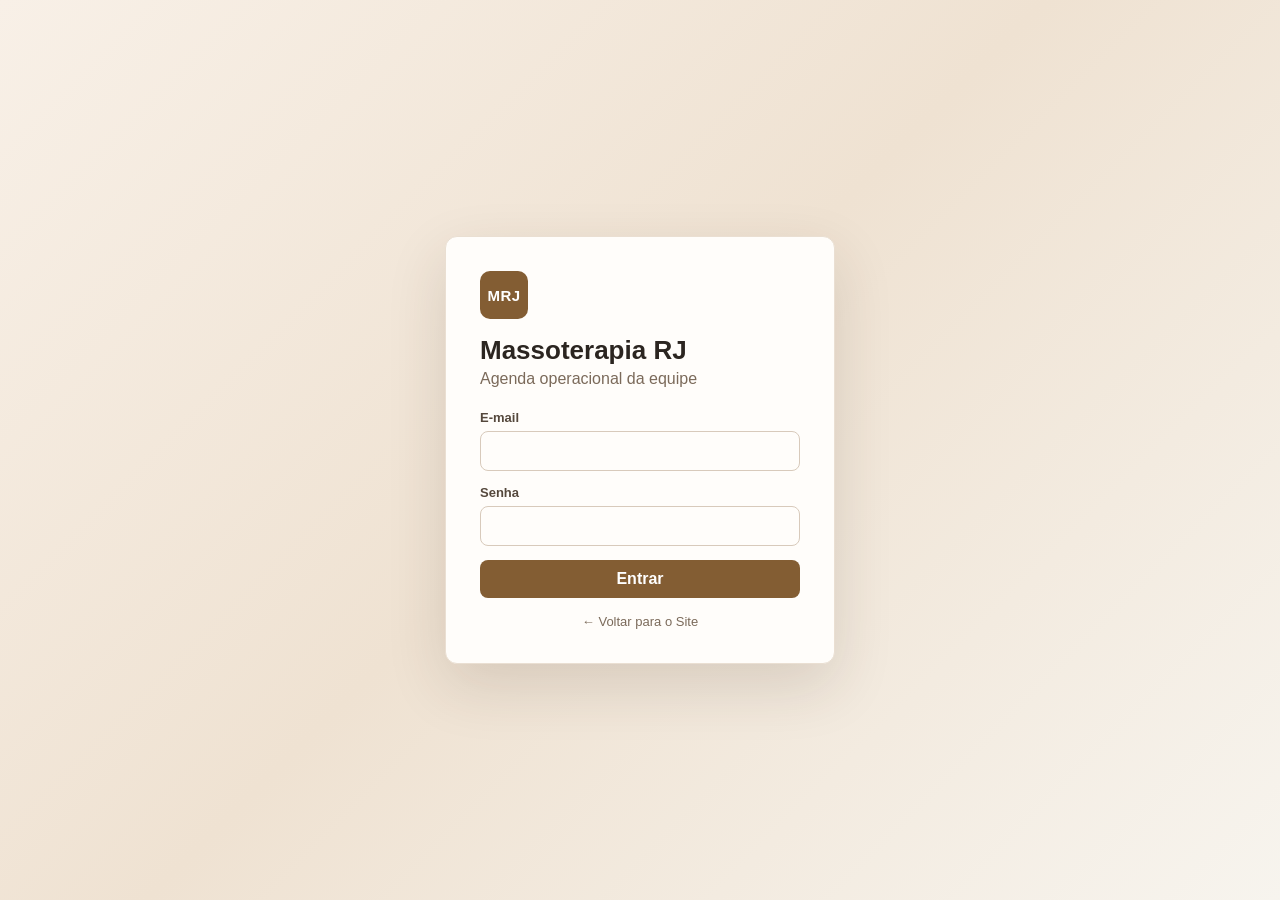
<file: painel/index.html>
<!doctype html>
<html lang="pt-BR">
  <head>
    <meta charset="UTF-8" />
    <meta name="viewport" content="width=device-width, initial-scale=1.0" />
    <title>Massoterapia RJ | Agenda</title>
    <script type="module" crossorigin src="/painel/assets/index-x3lx2kQC.js"></script>
    <link rel="stylesheet" crossorigin href="/painel/assets/index-Cm6JQD0K.css">
  </head>
  <body>
    <div id="root"></div>
  </body>
</html>
</file>
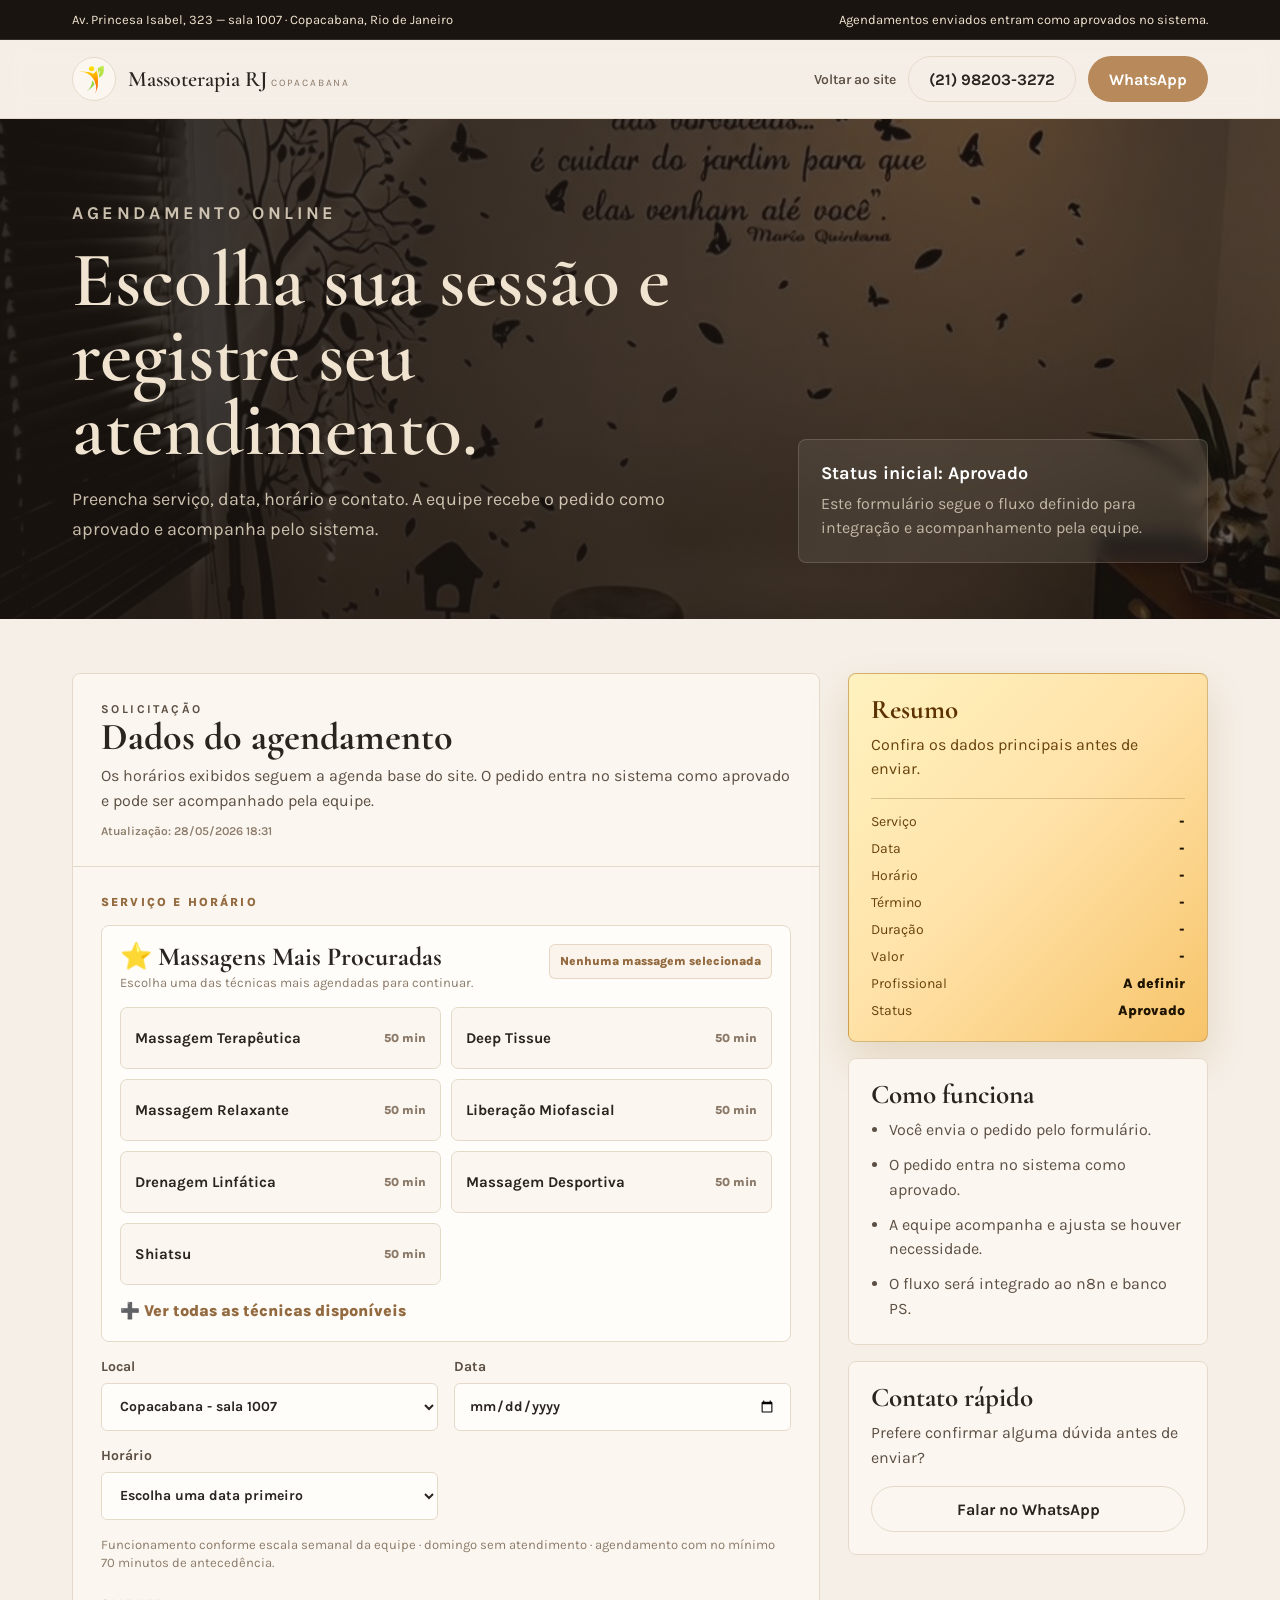
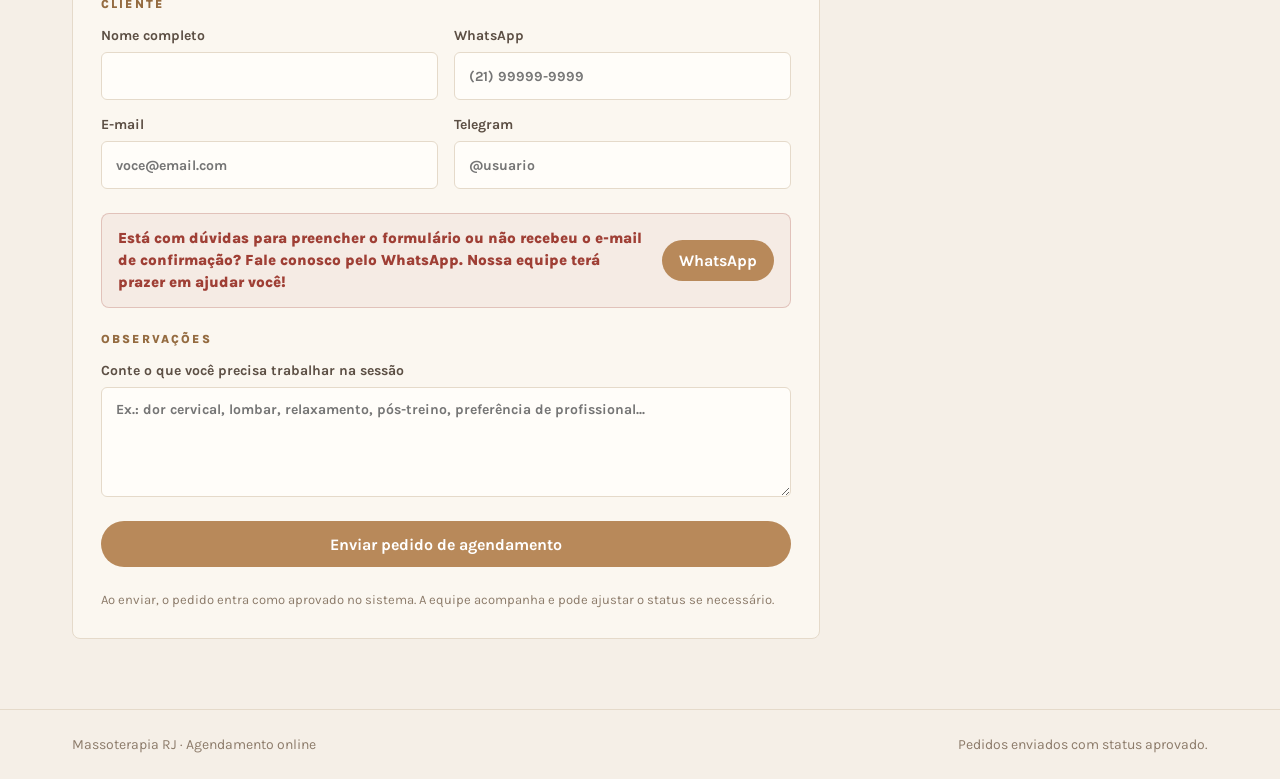
<file: agendamento.html>
<!doctype html>
<html lang="pt-BR">
<head>
  <meta charset="utf-8">
  <meta name="viewport" content="width=device-width, initial-scale=1">
  <title>Agendamento Online | Massoterapia RJ</title>
  <meta name="description" content="Solicite seu agendamento online na Massoterapia RJ. Escolha serviço, data e horário para registro no sistema.">
  <link rel="icon" type="image/png" href="assets/logo.png">
  <link rel="preconnect" href="https://fonts.googleapis.com">
  <link rel="preconnect" href="https://fonts.gstatic.com" crossorigin>
  <link href="https://fonts.googleapis.com/css2?family=Cormorant+Garamond:wght@500;600&family=Karla:wght@400;500;600;700&display=swap" rel="stylesheet">
  <style>
    :root {
      --bg: #f5efe7;
      --surface: #fbf7f0;
      --cream: #f0e4d0;
      --ink: #2a2520;
      --soft: #5c4f44;
      --muted: #8c7b6a;
      --line: #e5daca;
      --accent: #b8895a;
      --accent-dark: #946b40;
      --deep: #1a1410;
      --ok: #2f7d50;
      --warn: #9b6a1a;
      --error: #9f3f35;
    }

    * { box-sizing: border-box; }
    html { scroll-behavior: smooth; }
    body {
      margin: 0;
      font-family: Karla, system-ui, -apple-system, BlinkMacSystemFont, "Segoe UI", sans-serif;
      color: var(--ink);
      background: var(--bg);
    }
    a { color: inherit; text-decoration: none; }
    button, input, select, textarea { font: inherit; }

    .topbar {
      background: var(--deep);
      color: var(--cream);
      border-bottom: 1px solid rgba(240, 228, 208, 0.12);
    }
    .topbar-inner {
      max-width: 1180px;
      margin: 0 auto;
      padding: 12px 22px;
      display: flex;
      align-items: center;
      justify-content: space-between;
      gap: 18px;
      font-size: 13px;
    }
    .shell {
      max-width: 1180px;
      margin: 0 auto;
      padding: 0 22px;
    }
    .nav {
      position: sticky;
      top: 0;
      z-index: 20;
      background: rgba(245, 239, 231, 0.94);
      border-bottom: 1px solid var(--line);
      backdrop-filter: blur(12px);
    }
    .nav-inner {
      min-height: 78px;
      display: flex;
      align-items: center;
      justify-content: space-between;
      gap: 20px;
    }
    .brand {
      display: inline-flex;
      align-items: center;
      gap: 12px;
      min-width: 0;
    }
    .brand-mark {
      width: 44px;
      height: 44px;
      display: grid;
      place-items: center;
      border: 1px solid var(--line);
      border-radius: 50%;
      background: var(--surface);
      flex: 0 0 auto;
    }
    .brand-mark img {
      width: 30px;
      display: block;
    }
    .brand-title {
      font-family: "Cormorant Garamond", serif;
      font-size: 22px;
      line-height: 1;
      font-weight: 600;
    }
    .brand-sub {
      margin-top: 3px;
      color: var(--muted);
      font-size: 10px;
      letter-spacing: 0.18em;
      text-transform: uppercase;
    }
    .nav-actions {
      display: flex;
      align-items: center;
      gap: 12px;
      flex-wrap: wrap;
      justify-content: flex-end;
    }
    .link {
      color: var(--soft);
      font-weight: 600;
      font-size: 14px;
    }
    .button {
      min-height: 46px;
      display: inline-flex;
      align-items: center;
      justify-content: center;
      gap: 8px;
      border: 1px solid transparent;
      border-radius: 999px;
      padding: 12px 20px;
      cursor: pointer;
      font-weight: 700;
      transition: transform 180ms ease, background 180ms ease, border-color 180ms ease;
    }
    .button:hover { transform: translateY(-1px); }
    .button.primary {
      color: #fff;
      background: var(--accent);
    }
    .button.primary:hover { background: var(--accent-dark); }
    .button.secondary {
      color: var(--ink);
      background: transparent;
      border-color: var(--line);
    }
    .button.full { width: 100%; }

    .hero {
      background:
        linear-gradient(90deg, rgba(26, 20, 16, 0.9), rgba(26, 20, 16, 0.62)),
        url("assets/espaco/sala-2.jpeg") center / cover;
      color: var(--cream);
    }
    .hero-inner {
      min-height: 360px;
      display: grid;
      grid-template-columns: minmax(0, 1fr) minmax(280px, 410px);
      align-items: end;
      gap: 42px;
      padding-top: 80px;
      padding-bottom: 56px;
    }
    .eyebrow {
      margin: 0 0 14px;
      color: var(--accent);
      font-size: 12px;
      font-weight: 700;
      letter-spacing: 0.2em;
      text-transform: uppercase;
    }
    h1, h2, h3, p { margin-top: 0; }
    h1 {
      max-width: 760px;
      margin-bottom: 18px;
      font-family: "Cormorant Garamond", serif;
      font-size: clamp(44px, 7vw, 78px);
      line-height: 0.96;
      font-weight: 600;
    }
    .hero p {
      max-width: 640px;
      color: rgba(240, 228, 208, 0.82);
      font-size: 18px;
      line-height: 1.65;
    }
    .status-card {
      border: 1px solid rgba(240, 228, 208, 0.16);
      border-radius: 8px;
      padding: 22px;
      background: rgba(251, 247, 240, 0.08);
      backdrop-filter: blur(8px);
    }
    .status-card strong {
      display: block;
      margin-bottom: 8px;
      color: #fff;
      font-size: 18px;
    }
    .status-card span {
      display: block;
      color: rgba(240, 228, 208, 0.74);
      line-height: 1.5;
    }
    .main {
      display: grid;
      grid-template-columns: minmax(0, 1fr) 360px;
      gap: 28px;
      padding-top: 54px;
      padding-bottom: 70px;
      align-items: start;
    }
    .panel {
      border: 1px solid var(--line);
      border-radius: 8px;
      background: var(--surface);
    }
    .panel-header {
      padding: 26px 28px;
      border-bottom: 1px solid var(--line);
    }
    .panel-header h2 {
      margin-bottom: 8px;
      font-family: "Cormorant Garamond", serif;
      font-size: 38px;
      line-height: 1;
    }
    .panel-header p {
      margin: 0;
      color: var(--soft);
      line-height: 1.55;
    }
    .panel-header .page-update {
      margin-top: 8px;
      font-size: 12px;
      color: var(--muted);
      font-weight: 600;
    }
    .form {
      padding: 28px;
      display: grid;
      gap: 24px;
    }
    .fieldset {
      display: grid;
      gap: 16px;
    }
    .fieldset-title {
      color: var(--accent-dark);
      font-size: 12px;
      font-weight: 800;
      letter-spacing: 0.18em;
      text-transform: uppercase;
    }
    .grid {
      display: grid;
      grid-template-columns: repeat(2, minmax(0, 1fr));
      gap: 16px;
    }
    label {
      display: grid;
      gap: 8px;
      color: var(--soft);
      font-size: 14px;
      font-weight: 700;
    }
    .label-line {
      display: flex;
      align-items: center;
      justify-content: space-between;
      gap: 10px;
    }
    input, select, textarea {
      width: 100%;
      border: 1px solid var(--line);
      border-radius: 6px;
      padding: 13px 14px;
      color: var(--ink);
      background: #fffdf9;
      outline: none;
      min-height: 48px;
    }
    textarea {
      min-height: 110px;
      resize: vertical;
    }
    input:focus, select:focus, textarea:focus {
      border-color: var(--accent);
      box-shadow: 0 0 0 3px rgba(184, 137, 90, 0.16);
    }
    .hint {
      color: var(--muted);
      font-size: 13px;
      line-height: 1.45;
    }
    .form-help {
      display: flex;
      align-items: center;
      justify-content: space-between;
      gap: 14px;
      padding: 14px 16px;
      border: 1px solid rgba(159, 63, 53, 0.24);
      border-radius: 8px;
      background: rgba(159, 63, 53, 0.06);
    }
    .form-help strong {
      color: var(--error);
      font-size: 15px;
      line-height: 1.45;
      font-weight: 800;
    }
    .form-help .button {
      min-height: 40px;
      padding: 10px 16px;
      white-space: nowrap;
    }
    .availability-status {
      color: var(--muted);
      font-size: 13px;
      line-height: 1.45;
    }
    .availability-status.warning { color: var(--warn); }
    .availability-status.error { color: var(--error); }
    .service-picker {
      display: grid;
      gap: 14px;
      padding: 18px;
      border: 1px solid var(--line);
      border-radius: 8px;
      background: #fffdf9;
    }
    .service-picker-head {
      display: flex;
      align-items: flex-start;
      justify-content: space-between;
      gap: 16px;
    }
    .service-picker-head h3 {
      margin: 0 0 4px;
      font-family: "Cormorant Garamond", serif;
      font-size: 26px;
      line-height: 1;
    }
    .service-picker-head p {
      margin: 0;
      color: var(--muted);
      font-size: 13px;
      line-height: 1.45;
    }
    .selected-service {
      flex: 0 0 auto;
      max-width: 240px;
      padding: 8px 10px;
      border: 1px solid rgba(184, 137, 90, 0.28);
      border-radius: 6px;
      color: var(--accent-dark);
      background: rgba(184, 137, 90, 0.08);
      font-size: 12px;
      font-weight: 800;
      line-height: 1.35;
      text-align: right;
    }
    .service-list {
      display: grid;
      grid-template-columns: repeat(2, minmax(0, 1fr));
      gap: 10px;
    }
    .service-option {
      min-height: 62px;
      display: flex;
      align-items: center;
      justify-content: space-between;
      gap: 12px;
      border: 1px solid var(--line);
      border-radius: 7px;
      padding: 12px 14px;
      color: var(--ink);
      background: var(--surface);
      cursor: pointer;
      text-align: left;
      transition: border-color 180ms ease, background 180ms ease, transform 180ms ease;
    }
    .service-option:hover {
      transform: translateY(-1px);
      border-color: rgba(184, 137, 90, 0.58);
    }
    .service-option.is-selected {
      border-color: var(--accent);
      background: rgba(184, 137, 90, 0.12);
      box-shadow: 0 0 0 3px rgba(184, 137, 90, 0.12);
    }
    .service-option strong {
      display: block;
      font-size: 15px;
      line-height: 1.25;
    }
    .service-option span {
      flex: 0 0 auto;
      color: var(--muted);
      font-size: 12px;
      font-weight: 800;
    }
    .service-toggle {
      justify-self: start;
      border: 0;
      padding: 0;
      color: var(--accent-dark);
      background: transparent;
      cursor: pointer;
      font-weight: 800;
      text-align: left;
      line-height: 1.45;
    }
    .service-collapse {
      display: grid;
      gap: 12px;
      padding-top: 2px;
    }
    .service-collapse[hidden] { display: none; }
    .service-collapse h3 {
      margin: 0;
      font-family: "Cormorant Garamond", serif;
      font-size: 24px;
      line-height: 1;
    }
    .service-select-technical {
      position: absolute;
      width: 1px;
      height: 1px;
      overflow: hidden;
      clip: rect(0 0 0 0);
      white-space: nowrap;
    }
    .alert {
      display: none;
      border-radius: 8px;
      padding: 16px;
      line-height: 1.55;
      font-weight: 600;
    }
    .alert.show { display: block; }
    .alert.success {
      border: 1px solid rgba(47, 125, 80, 0.28);
      color: var(--ok);
      background: rgba(47, 125, 80, 0.08);
    }
    .alert.error {
      border: 1px solid rgba(159, 63, 53, 0.28);
      color: var(--error);
      background: rgba(159, 63, 53, 0.08);
    }
    .alert.warning {
      border: 1px solid rgba(155, 106, 26, 0.28);
      color: var(--warn);
      background: rgba(155, 106, 26, 0.08);
    }
    .side {
      display: grid;
      gap: 16px;
      position: sticky;
      top: 100px;
    }
    .side-card {
      padding: 22px;
      border: 1px solid var(--line);
      border-radius: 8px;
      background: var(--surface);
    }
    .side-card h3 {
      margin-bottom: 10px;
      font-family: "Cormorant Garamond", serif;
      font-size: 27px;
      line-height: 1;
    }
    .side-card p, .side-card li {
      color: var(--soft);
      line-height: 1.55;
    }
    .side-card ul {
      display: grid;
      gap: 10px;
      margin: 0;
      padding-left: 18px;
    }
    .summary {
      display: grid;
      gap: 10px;
      margin-top: 14px;
      padding-top: 14px;
      border-top: 1px solid var(--line);
      color: var(--soft);
      font-size: 14px;
    }
    .summary-card {
      border-color: rgba(155, 106, 26, 0.42);
      background: linear-gradient(135deg, #fff2bf 0%, #ffe2a8 48%, #f7c46a 100%);
      box-shadow: 0 18px 38px rgba(155, 106, 26, 0.18);
    }
    .summary-card h3 {
      color: #5c3200;
    }
    .summary-card p,
    .summary-card .summary {
      color: #68420c;
    }
    .summary-card .summary {
      border-top-color: rgba(92, 50, 0, 0.22);
    }
    .summary div {
      display: flex;
      justify-content: space-between;
      gap: 14px;
    }
    .summary strong { color: var(--ink); text-align: right; }
    .summary-card .summary strong {
      color: #1f1400;
      font-weight: 900;
    }
    .mobile-summary-card {
      display: none;
    }

    footer {
      border-top: 1px solid var(--line);
      color: var(--muted);
      padding: 26px 0;
      font-size: 14px;
    }
    footer .shell {
      display: flex;
      justify-content: space-between;
      gap: 18px;
      flex-wrap: wrap;
    }

    @media (max-width: 900px) {
      .topbar-inner { align-items: flex-start; flex-direction: column; }
      .nav-inner { min-height: auto; padding-top: 14px; padding-bottom: 14px; align-items: flex-start; flex-direction: column; }
      .nav-actions { width: 100%; justify-content: flex-start; }
      .hero-inner, .main { grid-template-columns: 1fr; }
      .hero-inner { min-height: auto; padding-top: 54px; }
      .side { position: static; }
      .side .summary-card { display: none; }
      .mobile-summary-card {
        display: block;
        padding: 20px;
        border-radius: 8px;
      }
    }
    @media (max-width: 620px) {
      .grid { grid-template-columns: 1fr; }
      .service-picker-head { display: grid; }
      .selected-service { max-width: none; text-align: left; }
      .service-list { grid-template-columns: 1fr; }
      .form-help { align-items: flex-start; flex-direction: column; }
      .panel-header, .form, .side-card { padding: 22px; }
      .button { width: 100%; }
      .link { width: 100%; text-align: center; }
      h1 { font-size: 42px; }
      .panel-header h2 { font-size: 32px; }
    }

    /* ── Professional availability card ── */
    .prof-card {
      display: none;
      grid-column: 1 / -1;
      padding: 14px 16px;
      border: 1px solid var(--line);
      border-radius: 8px;
      background: var(--surface);
    }
    .prof-card.show { display: block; }
    .prof-card-head {
      display: flex;
      justify-content: space-between;
      align-items: baseline;
      flex-wrap: wrap;
      gap: 4px;
      margin-bottom: 12px;
      padding-bottom: 10px;
      border-bottom: 1px solid var(--line);
    }
    .prof-card-head strong { font-size: 13px; color: var(--ink); }
    .prof-card-head span { font-size: 12px; color: var(--muted); }
    .prof-card-notes {
      display: grid;
      gap: 4px;
      margin-bottom: 10px;
      padding: 9px 10px;
      border-radius: 8px;
      background: rgba(184,137,90,0.09);
      color: var(--muted);
      font-size: 12px;
      font-weight: 600;
    }
    .prof-row {
      display: flex;
      align-items: center;
      gap: 10px;
      padding: 7px 0;
    }
    .prof-row + .prof-row { border-top: 1px solid var(--line); }
    .prof-initial {
      width: 32px; height: 32px; border-radius: 50%;
      display: flex; align-items: center; justify-content: center;
      background: linear-gradient(135deg, var(--cream), rgba(184,137,90,0.3));
      font-size: 13px; font-weight: 700; color: var(--accent-dark);
      flex: 0 0 auto;
    }
    .prof-info { flex: 1; min-width: 0; }
    .prof-info strong { display: block; font-size: 13px; color: var(--ink); }
    .prof-info span { font-size: 11px; color: var(--muted); }
    .prof-badge {
      font-size: 11px; font-weight: 700;
      padding: 2px 8px; border-radius: 20px; white-space: nowrap;
    }
    .prof-badge.livre   { background: rgba(47,125,80,0.1);  color: var(--ok); }
    .prof-badge.ocupado { background: rgba(159,63,53,0.1); color: var(--error); }
    .prof-card-footer {
      margin-top: 10px; padding-top: 8px;
      border-top: 1px solid var(--line);
      font-size: 12px; font-weight: 600;
    }
    .prof-row {
      cursor: pointer;
      border-radius: 6px;
      padding: 7px 8px;
      margin: 0 -8px;
      transition: background 140ms ease;
    }
    .prof-row:hover { background: var(--cream); }
    .prof-row.unavailable {
      cursor: not-allowed;
      opacity: 0.72;
    }
    .prof-row.unavailable:hover { background: transparent; }
    .prof-row.selected {
      background: rgba(184,137,90,0.12);
      outline: 1.5px solid var(--accent);
      outline-offset: -1.5px;
    }
    .prof-row.selected .prof-badge.livre {
      background: var(--accent);
      color: #fff;
    }
  </style>
</head>
<body>
  <div class="topbar">
    <div class="topbar-inner">
      <span>Av. Princesa Isabel, 323 — sala 1007 · Copacabana, Rio de Janeiro</span>
      <span>Agendamentos enviados entram como aprovados no sistema.</span>
    </div>
  </div>

  <header class="nav">
    <div class="shell nav-inner">
      <a class="brand" href="/">
        <span class="brand-mark"><img src="assets/logo.png" alt="Massoterapia RJ"></span>
        <span>
          <span class="brand-title">Massoterapia RJ</span>
          <span class="brand-sub">Copacabana</span>
        </span>
      </a>
      <div class="nav-actions">
        <a class="link" href="/">Voltar ao site</a>
        <a class="button secondary" href="tel:+5521982033272">(21) 98203-3272</a>
        <a class="button primary" href="https://wa.me/message/JWUUFOFDZABFB1" target="_blank" rel="noopener">WhatsApp</a>
      </div>
    </div>
  </header>

  <section class="hero">
    <div class="shell hero-inner">
      <div>
        <p class="eyebrow">Agendamento online</p>
        <h1>Escolha sua sessão e registre seu atendimento.</h1>
        <p>Preencha serviço, data, horário e contato. A equipe recebe o pedido como aprovado e acompanha pelo sistema.</p>
      </div>
      <div class="status-card">
        <strong>Status inicial: Aprovado</strong>
        <span>Este formulário segue o fluxo definido para integração e acompanhamento pela equipe.</span>
      </div>
    </div>
  </section>

  <main class="shell main">
    <section class="panel">
      <div class="panel-header">
        <p class="eyebrow">Solicitação</p>
        <h2>Dados do agendamento</h2>
        <p>Os horários exibidos seguem a agenda base do site. O pedido entra no sistema como aprovado e pode ser acompanhado pela equipe.</p>
        <p class="page-update">Atualização: 28/05/2026 18:31</p>
      </div>

      <form class="form" id="scheduleForm">
        <div id="formAlert" class="alert" role="status" aria-live="polite"></div>

        <div class="fieldset">
          <div class="fieldset-title">Serviço e horário</div>
          <div class="service-picker" aria-labelledby="popularServicesTitle">
            <div class="service-picker-head">
              <div>
                <h3 id="popularServicesTitle">⭐ Massagens Mais Procuradas</h3>
                <p>Escolha uma das técnicas mais agendadas para continuar.</p>
              </div>
              <div class="selected-service" id="selectedServiceLabel">Nenhuma massagem selecionada</div>
            </div>
            <div class="service-list" id="popularServices"></div>
            <button class="service-toggle" type="button" id="toggleSpecialized" aria-expanded="false" aria-controls="specializedServices">
              ➕ Ver todas as técnicas disponíveis
            </button>
            <div class="service-collapse" id="specializedServices" hidden>
              <h3>🎯 Técnicas Especializadas</h3>
              <div class="service-list" id="specializedServiceList"></div>
              <h3>✨ Sessões Especiais</h3>
              <div class="service-list" id="specialSessionList"></div>
            </div>
            <label class="service-select-technical">
              Serviço selecionado
              <select name="service" id="service">
                <option value="">Selecione uma técnica</option>
              </select>
            </label>
          </div>
          <div class="grid">
            <label>
              Local
              <select name="location" required>
                <option value="Av. Princesa Isabel, 323 - sala 1007, Copacabana">Copacabana - sala 1007</option>
              </select>
            </label>
            <label>
              Data
              <input type="date" name="date" id="date" required>
            </label>
            <label>
              Horário
              <select name="time" id="time" required>
                <option value="">Escolha uma data primeiro</option>
              </select>
            </label>
          </div>
          <div id="profCard" class="prof-card" aria-live="polite"></div>
          <div class="hint">Funcionamento conforme escala semanal da equipe · domingo sem atendimento · agendamento com no mínimo 70 minutos de antecedência.</div>
        </div>

        <div class="fieldset">
          <div class="fieldset-title">Cliente</div>
          <div class="grid">
            <label>
              Nome completo
              <input type="text" name="name" autocomplete="name" required>
            </label>
            <label>
              WhatsApp
              <input type="tel" name="whatsapp" autocomplete="tel" placeholder="(21) 99999-9999" required>
            </label>
            <label>
              E-mail
              <input type="email" name="email" autocomplete="email" placeholder="voce@email.com">
            </label>
            <label>
              Telegram
              <input type="text" name="telegram" placeholder="@usuario">
            </label>
          </div>
        </div>

        <div class="form-help">
          <strong>Está com dúvidas para preencher o formulário ou não recebeu o e-mail de confirmação? Fale conosco pelo WhatsApp. Nossa equipe terá prazer em ajudar você!</strong>
          <a class="button primary" href="https://wa.me/message/JWUUFOFDZABFB1" target="_blank" rel="noopener">WhatsApp</a>
        </div>

        <div class="fieldset">
          <div class="fieldset-title">Observações</div>
          <label>
            Conte o que você precisa trabalhar na sessão
            <textarea name="notes" placeholder="Ex.: dor cervical, lombar, relaxamento, pós-treino, preferência de profissional..."></textarea>
          </label>
        </div>

        <input type="hidden" name="status" value="Aprovado">
        <input type="hidden" name="profissional_solicitada" id="profissionalInput" value="">
        <div class="side-card summary-card mobile-summary-card">
          <h3>Resumo do agendamento</h3>
          <p>Confira os dados principais antes de enviar.</p>
          <div class="summary" data-summary>
            <div><span>Serviço</span><strong>-</strong></div>
            <div><span>Data</span><strong>-</strong></div>
            <div><span>Horário</span><strong>-</strong></div>
            <div><span>Término</span><strong>-</strong></div>
            <div><span>Duração</span><strong>-</strong></div>
            <div><span>Valor</span><strong>-</strong></div>
            <div><span>Profissional</span><strong>A definir</strong></div>
            <div><span>Status</span><strong>Aprovado</strong></div>
          </div>
        </div>
        <button class="button primary full" type="submit">Enviar pedido de agendamento</button>
        <div class="hint">Ao enviar, o pedido entra como aprovado no sistema. A equipe acompanha e pode ajustar o status se necessário.</div>
      </form>
    </section>

    <aside class="side">
      <div class="side-card summary-card">
        <h3>Resumo</h3>
        <p>Confira os dados principais antes de enviar.</p>
        <div class="summary" data-summary>
          <div><span>Serviço</span><strong>-</strong></div>
          <div><span>Data</span><strong>-</strong></div>
          <div><span>Horário</span><strong>-</strong></div>
          <div><span>Término</span><strong>-</strong></div>
          <div><span>Duração</span><strong>-</strong></div>
          <div><span>Valor</span><strong>-</strong></div>
          <div><span>Profissional</span><strong>A definir</strong></div>
          <div><span>Status</span><strong>Aprovado</strong></div>
        </div>
      </div>
      <div class="side-card">
        <h3>Como funciona</h3>
        <ul>
          <li>Você envia o pedido pelo formulário.</li>
          <li>O pedido entra no sistema como aprovado.</li>
          <li>A equipe acompanha e ajusta se houver necessidade.</li>
          <li>O fluxo será integrado ao n8n e banco PS.</li>
        </ul>
      </div>
      <div class="side-card">
        <h3>Contato rápido</h3>
        <p>Prefere confirmar alguma dúvida antes de enviar?</p>
        <a class="button secondary full" href="https://wa.me/message/JWUUFOFDZABFB1" target="_blank" rel="noopener">Falar no WhatsApp</a>
      </div>
    </aside>
  </main>

  <footer>
    <div class="shell">
      <span>Massoterapia RJ · Agendamento online</span>
      <span>Pedidos enviados com status aprovado.</span>
    </div>
  </footer>

  <script src="theme.js?v=20260814-julio-cesar"></script>
  <script>
    const CONFIG = {
      webhookUrl:      'https://n8n.iaguru.com.br/webhook/massoterapiarj-agendamento',
      availabilityUrl: '/coreps-api/agendamentos/disponibilidade',
      collaboratorsAvailabilityUrl: '/coreps-api/agendamentos/colaboradores-disponibilidade',
      availableSlotsUrl: '/coreps-api/agendamentos/horarios-disponiveis',
      webhookToken:    '',
      storageKey:           'mrj_schedule_requests',
      storageKeyTurnos:     'mrj_turnos_config',
      storageKeyProfissionais: 'mrj_profissionais_turnos',
    };

    const LEAD_MINUTES = 70;
    const SESSION_MIN  = 50;
    const SLOT_STEP_MIN = 30;
    const BUSINESS_TIME_ZONE = 'America/Sao_Paulo';
    const SEM_ATENDIMENTO_MSG = '❌ Sem Atendimento! Agenda em atualização! 📱 Entre em contato pelo nosso WhatsApp para agendar.';
    const ESCALA_OFICIAL_DIAS = {
      '2026-06-08': [
        { inicio: '09:00', fim: '12:00', profissionais: ['Diana'] },
        { inicio: '12:00', fim: '20:30', profissionais: ['Amanda', 'Fabíola'] },
      ],
      '2026-06-09': [
        { inicio: '09:00', fim: '15:30', profissionais: ['Diana'] },
        { inicio: '11:00', fim: '19:00', profissionais: ['Ellaine'] },
        { inicio: '15:30', fim: '20:30', profissionais: ['Selma'] },
      ],
      '2026-06-10': [
        { inicio: '09:00', fim: '20:30', profissionais: ['Diana'] },
        { inicio: '12:00', fim: '20:30', profissionais: ['Selma'] },
      ],
      '2026-06-11': [
        { inicio: '10:00', fim: '20:30', profissionais: ['Selma'] },
        { inicio: '11:00', fim: '19:00', profissionais: ['Ellaine'] },
      ],
      '2026-06-12': [
        { inicio: '09:00', fim: '15:30', profissionais: ['Diana'] },
        { inicio: '10:00', fim: '20:30', profissionais: ['Fabíola'] },
        { inicio: '15:30', fim: '20:30', profissionais: ['Amanda'] },
      ],
      '2026-06-13': [
        { inicio: '09:00', fim: '19:00', profissionais: ['Diana'] },
      ],
      '2026-06-14': [],
      '2026-06-15': [
        { inicio: '09:00', fim: '12:00', profissionais: ['Diana'] },
        { inicio: '12:00', fim: '20:30', profissionais: ['Amanda', 'Fabíola'] },
      ],
      '2026-06-16': [
        { inicio: '09:00', fim: '15:30', profissionais: ['Diana'] },
        { inicio: '11:00', fim: '19:00', profissionais: ['Ellaine'] },
        { inicio: '11:30', fim: '20:30', profissionais: ['Selma'] },
      ],
      '2026-06-17': [
        { inicio: '09:00', fim: '20:30', profissionais: ['Diana'] },
        { inicio: '12:00', fim: '20:30', profissionais: ['Selma'] },
      ],
      '2026-06-18': [
        { inicio: '10:00', fim: '20:30', profissionais: ['Selma'] },
        { inicio: '11:00', fim: '19:00', profissionais: ['Ellaine'] },
      ],
      '2026-06-19': [
        { inicio: '09:00', fim: '15:30', profissionais: ['Diana'] },
        { inicio: '10:00', fim: '20:30', profissionais: ['Fabíola'] },
        { inicio: '15:30', fim: '20:30', profissionais: ['Amanda'] },
      ],
      '2026-06-20': [
        { inicio: '09:00', fim: '19:00', profissionais: ['Diana'] },
      ],
      '2026-06-30': [
        { inicio: '09:00', fim: '15:30', profissionais: ['Diana'] },
        { inicio: '09:00', fim: '20:30', profissionais: ['Ellaine'] },
        { inicio: '15:30', fim: '20:30', profissionais: ['Selma'] },
      ],
      '2026-07-01': [
        { inicio: '09:00', fim: '15:30', profissionais: ['Diana'] },
        { inicio: '15:30', fim: '20:30', profissionais: ['Selma'] },
        { inicio: '15:30', fim: '20:30', profissionais: ['Fabíola'] },
      ],
      '2026-07-02': [
        { inicio: '09:00', fim: '15:30', profissionais: ['Ellaine'] },
        { inicio: '11:00', fim: '20:30', profissionais: ['Selma'] },
        { inicio: '15:30', fim: '20:30', profissionais: ['Amanda'] },
      ],
      '2026-07-03': [
        { inicio: '09:00', fim: '15:30', profissionais: ['Diana'] },
        { inicio: '12:00', fim: '20:30', profissionais: ['Fabíola'] },
      ],
      '2026-07-04': [
        { inicio: '09:00', fim: '19:00', profissionais: ['Diana'] },
      ],
      '2026-07-06': [
        { inicio: '12:00', fim: '20:30', profissionais: ['Amanda'] },
        { inicio: '14:00', fim: '20:30', profissionais: ['Fabíola'] },
      ],
      '2026-07-07': [
        { inicio: '09:00', fim: '20:30', profissionais: ['Ellaine'] },
        { inicio: '11:00', fim: '20:30', profissionais: ['Selma'] },
      ],
      '2026-07-08': [
        { inicio: '11:00', fim: '20:30', profissionais: ['Selma'] },
        { inicio: '12:00', fim: '20:30', profissionais: ['Fabíola'] },
      ],
      '2026-07-09': [
        { inicio: '09:00', fim: '20:30', profissionais: ['Ellaine'] },
        { inicio: '11:00', fim: '20:30', profissionais: ['Selma'] },
      ],
      '2026-07-10': [
        { inicio: '12:00', fim: '20:30', profissionais: ['Amanda', 'Fabíola'] },
      ],
      '2026-07-11': [
        { inicio: '09:00', fim: '19:00', profissionais: ['Diana'] },
      ],
      '2026-07-27': [
        { inicio: '14:00', fim: '20:00', profissionais: ['Amanda', 'Fabíola'] },
      ],
      '2026-07-28': [
        { inicio: '14:00', fim: '20:00', profissionais: ['Fabíola'] },
        { inicio: '12:00', fim: '20:00', profissionais: ['Selma'] },
      ],
      '2026-07-29': [
        { inicio: '12:00', fim: '20:00', profissionais: ['Selma'] },
      ],
      '2026-07-30': [
        { inicio: '14:00', fim: '20:00', profissionais: ['Amanda'] },
        { inicio: '12:00', fim: '20:00', profissionais: ['Selma'] },
      ],
      '2026-07-31': [
        { inicio: '12:00', fim: '20:00', profissionais: ['Amanda', 'Fabíola'] },
      ],
      '2026-08-01': [],
      '2026-08-03': [],
      '2026-08-04': [{ inicio: '11:00', fim: '20:00', profissionais: ['Ellaine', 'Selma'] }],
      '2026-08-05': [{ inicio: '11:00', fim: '20:00', profissionais: ['Ellaine', 'Selma'] }],
      '2026-08-06': [{ inicio: '11:00', fim: '20:00', profissionais: ['Ellaine', 'Selma'] }],
      '2026-08-07': [
        { inicio: '11:00', fim: '20:00', profissionais: ['Ellaine'] },
        { inicio: '14:00', fim: '20:00', profissionais: ['Selma'] },
      ],
      '2026-08-08': [],
      '2026-08-10': [],
      '2026-08-11': [{ inicio: '11:00', fim: '20:00', profissionais: ['Ellaine', 'Selma'] }],
      '2026-08-12': [{ inicio: '11:00', fim: '20:00', profissionais: ['Ellaine', 'Selma'] }],
      '2026-08-13': [{ inicio: '11:00', fim: '20:00', profissionais: ['Ellaine', 'Selma'] }],
      '2026-08-14': [
        { inicio: '09:00', fim: '20:00', profissionais: ['Júlio César'] },
        { inicio: '14:00', fim: '20:00', profissionais: ['Selma'] },
      ],
      '2026-08-15': [{ inicio: '09:00', fim: '18:00', profissionais: ['Júlio César'] }],
      '2026-08-16': [],
      '2026-09-07': [
        { inicio: '09:00', fim: '20:30', profissionais: ['Júlio César'] },
      ],
      '2026-09-08': [
        { inicio: '10:00', fim: '20:30', profissionais: ['Selma'] },
        { inicio: '11:00', fim: '19:00', profissionais: ['Ellaine'] },
      ],
      '2026-09-09': [
        { inicio: '10:00', fim: '20:30', profissionais: ['Selma'] },
        { inicio: '11:00', fim: '19:00', profissionais: ['Ellaine'] },
      ],
      '2026-09-10': [
        { inicio: '10:00', fim: '20:30', profissionais: ['Selma'] },
        { inicio: '11:00', fim: '19:00', profissionais: ['Ellaine'] },
      ],
      '2026-09-11': [
        { inicio: '09:00', fim: '20:30', profissionais: ['Júlio César'] },
        { inicio: '10:00', fim: '20:30', profissionais: ['Selma'] },
      ],
      '2026-09-12': [{ inicio: '09:00', fim: '17:00', profissionais: ['Júlio César'] }],
      '2026-09-14': [
        { inicio: '11:00', fim: '18:00', profissionais: ['Júlio César'] },
        { inicio: '14:00', fim: '20:30', profissionais: ['Selma'] },
      ],
      '2026-09-15': [
        { inicio: '11:00', fim: '18:00', profissionais: ['Júlio César'] },
        { inicio: '11:00', fim: '20:30', profissionais: ['Selma'] },
      ],
      '2026-09-16': [
        { inicio: '11:00', fim: '18:00', profissionais: ['Júlio César'] },
        { inicio: '11:00', fim: '20:30', profissionais: ['Selma'] },
      ],
      '2026-09-17': [
        { inicio: '11:00', fim: '18:00', profissionais: ['Júlio César'] },
        { inicio: '11:00', fim: '20:30', profissionais: ['Selma'] },
      ],
      '2026-09-18': [
        { inicio: '11:00', fim: '18:00', profissionais: ['Júlio César'] },
        { inicio: '10:00', fim: '20:30', profissionais: ['Selma'] },
      ],
      '2026-09-19': [{ inicio: '09:00', fim: '16:00', profissionais: ['Júlio César'] }],
      '2026-09-21': [
        { inicio: '11:00', fim: '18:00', profissionais: ['Júlio César'] },
      ],
      '2026-09-22': [
        { inicio: '11:00', fim: '18:00', profissionais: ['Júlio César'] },
        { inicio: '11:00', fim: '20:30', profissionais: ['Selma'] },
      ],
      '2026-09-23': [
        { inicio: '11:00', fim: '18:00', profissionais: ['Júlio César'] },
        { inicio: '11:00', fim: '20:30', profissionais: ['Selma'] },
      ],
      '2026-09-24': [
        { inicio: '11:00', fim: '18:00', profissionais: ['Júlio César'] },
        { inicio: '11:00', fim: '20:30', profissionais: ['Selma'] },
      ],
      '2026-09-25': [
        { inicio: '11:00', fim: '18:00', profissionais: ['Júlio César'] },
        { inicio: '10:00', fim: '20:30', profissionais: ['Selma'] },
      ],
      '2026-09-26': [
        { inicio: '09:00', fim: '16:00', profissionais: ['Júlio César'] },
      ],
      '2026-09-27': [],
    };
    const ESCALA_SEMANAL_ANTERIOR = {
  1: [],
  2: [{ inicio: '11:00', fim: '20:30', profissionais: ['Ellaine', 'Selma'] }],
  3: [{ inicio: '11:00', fim: '20:30', profissionais: ['Ellaine', 'Selma'] }],
  4: [{ inicio: '11:00', fim: '20:30', profissionais: ['Ellaine', 'Selma'] }],
  5: [
    { inicio: '09:00', fim: '20:30', profissionais: ['Júlio César'] },
    { inicio: '10:00', fim: '20:30', profissionais: ['Selma'] },
  ],
  6: [{ inicio: '09:00', fim: '17:00', profissionais: ['Júlio César'] }],
};

// Nova escala vigente a partir de 05/10/2026; histórico preservado.
const ESCALA_SEMANAL_OFICIAL = {
  1: [
    { inicio: '14:00', fim: '20:30', profissionais: ['Selma'] },
    { inicio: '11:00', fim: '18:00', profissionais: ['Júlio César'] },
  ],
  2: [
    { inicio: '11:00', fim: '20:30', profissionais: ['Selma'] },
    { inicio: '11:00', fim: '18:00', profissionais: ['Júlio César'] },
    { inicio: '11:00', fim: '19:00', profissionais: ['Ellaine'] },
  ],
  3: [
    { inicio: '11:00', fim: '20:30', profissionais: ['Selma'] },
    { inicio: '11:00', fim: '18:00', profissionais: ['Júlio César'] },
    { inicio: '11:00', fim: '19:00', profissionais: ['Ellaine'] },
  ],
  4: [
    { inicio: '11:00', fim: '20:30', profissionais: ['Selma'] },
    { inicio: '11:00', fim: '18:00', profissionais: ['Júlio César'] },
    { inicio: '11:00', fim: '19:00', profissionais: ['Ellaine'] },
  ],
  5: [
    { inicio: '10:00', fim: '20:30', profissionais: ['Selma'] },
    { inicio: '11:00', fim: '18:00', profissionais: ['Júlio César'] },
  ],
  6: [{ inicio: '09:00', fim: '16:00', profissionais: ['Júlio César'] }],
};
    const PROFISSIONAIS_OFICIAIS = [
      { nome: 'Ellaine', cargo: 'Massoterapeuta clínica' },
      { nome: 'Júlio César', cargo: 'Massoterapeuta' },
      { nome: 'Selma', cargo: 'Massoterapeuta clínica' },
    ];

    // ── DOM refs ─────────────────────────────────────────────────
    const form          = document.getElementById('scheduleForm');
    const serviceSelect = document.getElementById('service');
    const popularServices = document.getElementById('popularServices');
    const specializedServices = document.getElementById('specializedServices');
    const specializedServiceList = document.getElementById('specializedServiceList');
    const specialSessionList = document.getElementById('specialSessionList');
    const toggleSpecialized = document.getElementById('toggleSpecialized');
    const selectedServiceLabel = document.getElementById('selectedServiceLabel');
    const dateInput     = document.getElementById('date');
    const timeSelect    = document.getElementById('time');
    const alertBox      = document.getElementById('formAlert');
    const summaries     = document.querySelectorAll('[data-summary]');
    const profCard      = document.getElementById('profCard');

    const availabilityStatus = document.createElement('div');
    availabilityStatus.className = 'availability-status';
    timeSelect.closest('label').after(availabilityStatus);

    // ── Populate service groups ───────────────────────────────────
    const MAIN_SERVICE_ORDER = [
      'Massagem Terapêutica',
      'Deep Tissue',
      'Massagem Relaxante',
      'Liberação Miofascial',
      'Drenagem Linfática',
      'Massagem Desportiva',
      'Shiatsu',
    ];
    const SPECIALIZED_SERVICE_ORDER = [
      'Thai Massagem',
      'New Seitai',
      'Reflexologia Podal',
      'Massagem Lomi Lomi',
      'Pedras Quentes',
      'Massagem com Velas',
      'Aromaterapia',
      'Massagem Crânio Facial',
      'Ventosaterapia',
      'Massagem 4 Mãos',
    ];
    const SPECIAL_SESSION_ORDER = [
      'Massoterapia 90 minutos',
      'Mix de Massagens',
    ];
    const services = Array.isArray(window.MRJ_SERVICES) ? window.MRJ_SERVICES : [];
    const servicesByName = new Map(services.map((service) => [service.name, service]));
    const listedServiceNames = new Set([...MAIN_SERVICE_ORDER, ...SPECIALIZED_SERVICE_ORDER, ...SPECIAL_SESSION_ORDER]);
    const mainServices = MAIN_SERVICE_ORDER.map((name) => servicesByName.get(name)).filter(Boolean);
    const specializedServiceItems = [
      ...SPECIALIZED_SERVICE_ORDER.map((name) => servicesByName.get(name)).filter(Boolean),
      ...services.filter((service) => !listedServiceNames.has(service.name)),
    ];
    const specialSessionItems = SPECIAL_SESSION_ORDER.map((name) => servicesByName.get(name)).filter(Boolean);

    function appendServiceOption(service, group) {
      const opt = document.createElement('option');
      opt.value = service.name;
      opt.textContent = `${service.name} - ${service.dur || 50} min`;
      opt.dataset.duration = service.dur || 50;
      opt.dataset.price = service.price || '';
      group.appendChild(opt);
    }

    function renderServiceButton(service, target) {
      const button = document.createElement('button');
      button.type = 'button';
      button.className = 'service-option';
      button.dataset.service = service.name;
      button.innerHTML = `<strong>${service.name}</strong><span>${service.dur || 50} min</span>`;
      button.addEventListener('click', () => {
        serviceSelect.value = service.name;
        serviceSelect.dispatchEvent(new Event('change', { bubbles: true }));
      });
      target.appendChild(button);
    }

    const mainGroup = document.createElement('optgroup');
    mainGroup.label = 'Massagens Mais Procuradas';
    mainServices.forEach((service) => appendServiceOption(service, mainGroup));
    serviceSelect.appendChild(mainGroup);

    const specializedGroup = document.createElement('optgroup');
    specializedGroup.label = 'Técnicas Especializadas';
    specializedServiceItems.forEach((service) => appendServiceOption(service, specializedGroup));
    serviceSelect.appendChild(specializedGroup);

    const specialSessionGroup = document.createElement('optgroup');
    specialSessionGroup.label = 'Sessões Especiais';
    specialSessionItems.forEach((service) => appendServiceOption(service, specialSessionGroup));
    serviceSelect.appendChild(specialSessionGroup);

    mainServices.forEach((service) => renderServiceButton(service, popularServices));
    specializedServiceItems.forEach((service) => renderServiceButton(service, specializedServiceList));
    specialSessionItems.forEach((service) => renderServiceButton(service, specialSessionList));

    function syncServiceSelection() {
      const selected = servicesByName.get(serviceSelect.value);
      document.querySelectorAll('.service-option').forEach((button) => {
        button.classList.toggle('is-selected', button.dataset.service === serviceSelect.value);
      });
      selectedServiceLabel.textContent = selected
        ? `${selected.name} · ${selected.dur || 50} min`
        : 'Nenhuma massagem selecionada';
    }

    toggleSpecialized.addEventListener('click', () => {
      const isOpening = specializedServices.hidden;
      specializedServices.hidden = !isOpening;
      toggleSpecialized.setAttribute('aria-expanded', String(isOpening));
      toggleSpecialized.textContent = isOpening
        ? '− Ocultar técnicas especializadas'
        : '➕ Ver todas as técnicas disponíveis';
    });

    // ── Business clock ────────────────────────────────────────────
    function getBusinessNow() {
      const parts = new Intl.DateTimeFormat('en-CA', {
        timeZone: BUSINESS_TIME_ZONE,
        year: 'numeric', month: '2-digit', day: '2-digit',
        hour: '2-digit', minute: '2-digit', hour12: false, hourCycle: 'h23',
      }).formatToParts(new Date());
      const v = (type) => parts.find((p) => p.type === type)?.value;
      return { date: `${v('year')}-${v('month')}-${v('day')}`, time: `${v('hour')}:${v('minute')}` };
    }

    function timeToMinutes(timeValue) {
      const [h, m] = String(timeValue || '').slice(0, 5).split(':').map(Number);
      return Number.isFinite(h) && Number.isFinite(m) ? h * 60 + m : null;
    }

    function minutesToTime(totalMinutes) {
      const minutes = Math.max(0, totalMinutes);
      const hh = Math.floor(minutes / 60);
      const mm = minutes % 60;
      return `${String(hh).padStart(2, '0')}:${String(mm).padStart(2, '0')}`;
    }

    function getSelectedServiceDuration() {
      const selected = services.find((s) => s.name === serviceSelect.value);
      const duration = Number(selected?.dur || serviceSelect.selectedOptions[0]?.dataset.duration || SESSION_MIN);
      return Number.isFinite(duration) && duration > 0 ? duration : SESSION_MIN;
    }

    function getBusinessDateDay(dateValue) {
      const [year, month, day] = String(dateValue || '').split('-').map(Number);
      if (!year || !month || !day) return null;
      return new Date(Date.UTC(year, month - 1, day)).getUTCDay();
    }

    function getMinimumStartMinutes(dateValue) {
      const now = getBusinessNow();
      if (dateValue < now.date) return Infinity;
      if (dateValue > now.date) return 0;
      return timeToMinutes(now.time) + LEAD_MINUTES;
    }

    dateInput.min = getBusinessNow().date;

    // ── Shift helpers ─────────────────────────────────────────────
    function isValidTurno(turno) {
      return turno
        && typeof turno.id === 'string'
        && typeof turno.inicio === 'string'
        && typeof turno.fim === 'string'
        && /^\d{2}:\d{2}$/.test(turno.inicio)
        && /^\d{2}:\d{2}$/.test(turno.fim);
    }

    function normalizarTurnos(turnos) {
      if (!Array.isArray(turnos) || !turnos.length) return [];
      return turnos
        .filter(isValidTurno)
        .map((turno) => ({
          ...turno,
          label: turno.label || turno.id,
          capacidade: Number(turno.capacidade) > 0 ? Number(turno.capacidade) : 2,
        }));
    }

    function getTurnos() {
      const padrao = normalizarTurnos(window.MRJ_TURNOS || []);
      try {
        const salvos = normalizarTurnos(JSON.parse(localStorage.getItem(CONFIG.storageKeyTurnos) || '[]'));
        if (salvos.length) return salvos;
      } catch {}
      return padrao;
    }

    function getProfissionais() {
      return PROFISSIONAIS_OFICIAIS;
    }

    function turnoParaHorario(timeValue) {
      const bloco = getBlocoEscala(dateInput.value, timeValue);
      if (!bloco) return null;
      return {
        id: `${dateInput.value}-${timeValue}`,
        label: bloco.profissionais.join(' e '),
        inicio: bloco.inicio,
        fim: bloco.fim,
        capacidade: bloco.profissionais.length,
        profissionais: bloco.profissionais,
      };
    }

    function getEscalaSemanal(dateValue) {
      const dia = getBusinessDateDay(dateValue);
      return (dateValue >= '2026-10-05' ? ESCALA_SEMANAL_OFICIAL : ESCALA_SEMANAL_ANTERIOR)[dia] || [];
    }

    let currentRemoteScales = {};

    function getBlocosEscala(dateValue) {
      return ESCALA_OFICIAL_DIAS[dateValue] || currentRemoteScales[dateValue] || getEscalaSemanal(dateValue);
    }

    function getBlocoEscala(dateValue, timeValue) {
      const ativos = getBlocosEscala(dateValue).filter((bloco) => (
        timeValue >= bloco.inicio && timeValue < bloco.fim
      ));
      if (!ativos.length) return null;
      return {
        inicio: ativos.reduce((menor, bloco) => bloco.inicio < menor ? bloco.inicio : menor, ativos[0].inicio),
        fim: ativos.reduce((maior, bloco) => bloco.fim > maior ? bloco.fim : maior, ativos[0].fim),
        profissionais: [...new Set(ativos.flatMap((bloco) => bloco.profissionais))],
      };
    }

    // ── Time slot generation (Rule 1 + 2) ────────────────────────
    function getAvailableTimes(dateValue) {
      if (!dateValue) return [];
      const now = getBusinessNow();
      if (dateValue < now.date) return [];

      const minSlot = getMinimumStartMinutes(dateValue);
      if (currentAvailableSlots.length) {
        return currentAvailableSlots
          .map((slot) => slot.hora)
          .filter((hora) => timeToMinutes(hora) >= minSlot)
          .sort();
      }

      const times = [];

      getBlocosEscala(dateValue).forEach((bloco) => {
        const startMin = timeToMinutes(bloco.inicio);
        const endMin = timeToMinutes(bloco.fim);
        if (startMin === null || endMin === null) return;

        const lastStart = endMin - getSelectedServiceDuration();
        const firstStart = Math.max(startMin, minSlot);

        for (let t = firstStart; t <= lastStart; t += SLOT_STEP_MIN) {
          times.push(minutesToTime(t));
        }

        currentBusyAppointments.forEach((atendimento) => {
          const inicio = timeToMinutes(atendimento.hora);
          const duracao = Number(atendimento.duracao_media || SESSION_MIN);
          if (inicio === null || !Number.isFinite(duracao)) return;
          const proximoInicio = inicio + duracao;
          if (proximoInicio >= firstStart && proximoInicio <= lastStart) {
            times.push(minutesToTime(proximoInicio));
          }
        });
      });

      return [...new Set(times)].sort();
    }

    // ── Submit-time validation ────────────────────────────────────
    function isTooSoonOrPast(dateValue, timeValue) {
      if (!dateValue || !timeValue) return false;
      const now = getBusinessNow();
      if (dateValue < now.date) return true;
      if (dateValue > now.date) return false;
      return timeToMinutes(timeValue) < getMinimumStartMinutes(dateValue);
    }

    // ── Professional card (Rule 4) ────────────────────────────────
    let currentBusyTimes = [];
    let currentBusyCounts = {};
    let currentBusyAppointments = [];
    let currentAvailabilityRules = [];
    let currentAvailableSlots = [];
    let selectedProfessionalName = '';
    const profissionalInput = document.getElementById('profissionalInput');

    function selecionarProfissional(nome) {
      selectedProfessionalName = nome || '';
      profissionalInput.value = nome;
      profCard.querySelectorAll('.prof-row').forEach((row) => {
        if (row.classList.contains('unavailable')) return;
        const selected = row.dataset.nome === nome;
        row.classList.toggle('selected', selected);
        const badge = row.querySelector('.prof-badge');
        if (badge) badge.textContent = selected ? 'Selecionada ✓' : 'Disponível';
      });
      updateSummary();
    }

    function renderProfCard(timeValue) {
      selectedProfessionalName = '';
      profissionalInput.value = '';
      if (!timeValue) { profCard.className = 'prof-card'; return; }

      const turno = turnoParaHorario(timeValue);
      if (!turno) { profCard.className = 'prof-card'; return; }

      const resultado = getProfissionaisParaHorario(timeValue, turno);
      const profs     = resultado.profs;
      const ocupadas  = profissionaisOcupadasNoHorario(timeValue);
      const freeProfs = profs.filter((p) => !ocupadas.has(p.nome));
      const freeCount = freeProfs.length;
      const availabilityLabel = freeCount > 0
        ? freeProfs.map((p) => p.nome).join(' e ')
        : 'Sem profissionais disponíveis';
      if (freeCount === 1) {
        selectedProfessionalName = freeProfs[0].nome;
        profissionalInput.value = freeProfs[0].nome;
      }

      const footerColor = freeCount > 0 ? 'var(--ok)' : 'var(--error)';
      const footerMsg   = freeCount > 0
        ? freeCount === 1
          ? `${freeProfs[0].nome} selecionada automaticamente.`
          : `Clique em uma profissional disponível para selecioná-la.`
        : '✕ Horário sem capacidade — todos os profissionais estão ocupados';

      profCard.innerHTML = `
        <div class="prof-card-head">
          <strong>${availabilityLabel}</strong>
          <span>${turno.inicio} às ${turno.fim} · ${freeCount} profissional(is) livre(s)</span>
        </div>
        ${profs.map((p) => {
          const ocupada = ocupadas.has(p.nome);
          const selecionada = !ocupada && profissionalInput.value === p.nome;
          return `
          <div class="prof-row${ocupada ? ' unavailable' : ''}${selecionada ? ' selected' : ''}" data-nome="${p.nome}" role="button" tabindex="${ocupada ? '-1' : '0'}" aria-label="${ocupada ? `${p.nome} em atendimento` : `Selecionar ${p.nome}`}" aria-disabled="${ocupada ? 'true' : 'false'}">
            <div class="prof-initial">${p.nome[0]}</div>
            <div class="prof-info">
              <strong>${p.nome}</strong>
              <span>${p.cargo || 'Massoterapeuta'}</span>
            </div>
            <span class="prof-badge ${ocupada ? 'ocupado' : 'livre'}">${ocupada ? 'Em atendimento' : selecionada ? 'Selecionada ✓' : 'Disponível'}</span>
          </div>
        `}).join('')}
        <div class="prof-card-footer" style="color:${footerColor}">${footerMsg}</div>
      `;
      profCard.className = 'prof-card show';

      profCard.querySelectorAll('.prof-row').forEach((row) => {
        row.addEventListener('click', () => {
          if (row.classList.contains('unavailable')) return;
          const nome = row.dataset.nome;
          selecionarProfissional(profissionalInput.value === nome ? '' : nome);
          if (profissionalInput.value === '') {
            row.classList.remove('selected');
            row.querySelector('.prof-badge').textContent = 'Disponível';
          }
        });
        row.addEventListener('keydown', (e) => {
          if (e.key === 'Enter' || e.key === ' ') { e.preventDefault(); row.click(); }
        });
      });
    }

    function regraAfetaHorario(regra, timeValue) {
      return timeValue >= String(regra.hora_inicio || '').slice(0, 5)
        && timeValue < String(regra.hora_fim || '').slice(0, 5);
    }

    function profissionalPorNome(nome) {
      return getProfissionais().find((p) => p.nome === nome)
        || { nome, turno: '', cargo: 'Massoterapeuta' };
    }

    function getSlotDisponibilidade(timeValue) {
      const slot = currentAvailableSlots.find((item) => item.hora === timeValue) || null;
      return slot;
    }

    function getProfissionaisParaHorario(timeValue, turno) {
      const slot = getSlotDisponibilidade(timeValue);
      if (slot) {
        return {
          profs: (slot.profissionais || []).map(profissionalPorNome),
        };
      }

      const base = Array.isArray(turno?.profissionais) ? turno.profissionais : [];
      const mapa = new Map(base.map((nome) => [nome, profissionalPorNome(nome)]));

      currentAvailabilityRules
        .filter((regra) => regraAfetaHorario(regra, timeValue))
        .forEach((regra) => {
          if (regra.disponivel === false) {
            mapa.delete(regra.funcionario);
            if (regra.substituto) {
              mapa.set(regra.substituto, profissionalPorNome(regra.substituto));
            }
          } else {
            mapa.set(regra.funcionario, profissionalPorNome(regra.funcionario));
          }
        });

      if (ESCALA_OFICIAL_DIAS[dateInput.value]) {
        const nomesDaEscala = new Set(base);
        Array.from(mapa.keys()).forEach((nome) => {
          if (!nomesDaEscala.has(nome)) mapa.delete(nome);
        });
      }

      return { profs: Array.from(mapa.values()) };
    }

    function atendimentoAfetaHorario(atendimento, timeValue) {
      const inicio = timeToMinutes(atendimento.hora);
      const horario = timeToMinutes(timeValue);
      const duracao = Number(atendimento.duracao_media || SESSION_MIN);
      const duracaoSolicitada = getSelectedServiceDuration();
      if (inicio === null || horario === null || !Number.isFinite(duracao)) return false;
      return inicio < horario + duracaoSolicitada && horario < inicio + duracao;
    }

    function atendimentosNoHorario(timeValue) {
      return currentBusyAppointments.filter((row) => atendimentoAfetaHorario(row, timeValue));
    }

    function profissionaisOcupadasNoHorario(timeValue) {
      const slot = getSlotDisponibilidade(timeValue);
      if (slot) return new Set(slot.profissionais_ocupados || []);
      return new Set(atendimentosNoHorario(timeValue).map((row) => row.colaborador).filter(Boolean));
    }

    function horarioTemVaga(timeValue) {
      const slot = getSlotDisponibilidade(timeValue);
      if (slot) return Boolean(slot.disponivel);
      const turno = turnoParaHorario(timeValue);
      if (!turno) return false;
      const profs = getProfissionaisParaHorario(timeValue, turno).profs;
      const busyCount = atendimentosNoHorario(timeValue).length;
      return profs.length > busyCount;
    }

    // ── Availability API ──────────────────────────────────────────
    async function fetchFinalAvailability(dateValue, locationValue) {
      if (!dateValue || !CONFIG.availableSlotsUrl) return null;
      const params = new URLSearchParams({
        data: dateValue,
        duracao: String(getSelectedServiceDuration()),
      });
      if (locationValue) params.set('local', locationValue);
      const response = await fetch(`${CONFIG.availableSlotsUrl}?${params.toString()}`, {
        headers: { Accept: 'application/json' },
      });
      if (!response.ok) throw new Error(`Horários disponíveis respondeu ${response.status}`);
      const result = await response.json();
      currentRemoteScales[dateValue] = Array.isArray(result.escala_oficial) ? result.escala_oficial : getEscalaSemanal(dateValue);
      currentAvailabilityRules = Array.isArray(result.regras) ? result.regras : [];
      currentAvailableSlots = Array.isArray(result.horarios) ? result.horarios : [];
      return result;
    }

    async function fetchBusyTimes(dateValue, locationValue) {
      if (!dateValue || !CONFIG.availabilityUrl) return [];
      const params = new URLSearchParams({ data: dateValue });
      if (locationValue) params.set('local', locationValue);
      const response = await fetch(`${CONFIG.availabilityUrl}?${params.toString()}`, {
        headers: { Accept: 'application/json' },
      });
      if (!response.ok) throw new Error(`Disponibilidade respondeu ${response.status}`);
      const result = await response.json();
      currentBusyCounts = {};
      currentBusyAppointments = [];
      currentRemoteScales[dateValue] = Array.isArray(result.escala_oficial) ? result.escala_oficial : getEscalaSemanal(dateValue);
      if (Array.isArray(result.registros)) {
        result.registros.forEach((row) => {
          currentBusyCounts[row.hora] = (currentBusyCounts[row.hora] || 0) + Number(row.total || 0);
        });
        currentBusyAppointments = result.registros.flatMap((row) => {
          const total = Math.max(1, Number(row.total || 1));
          return Array.from({ length: total }, () => ({
            hora: row.hora,
            colaborador: row.colaborador || null,
            duracao_media: Number(row.duracao_media || SESSION_MIN),
          }));
        });
      }
      return Array.isArray(result.horarios_ocupados) ? result.horarios_ocupados : [];
    }

    async function fetchCollaboratorsAvailability(dateValue) {
      if (!dateValue || !CONFIG.collaboratorsAvailabilityUrl) return [];
      const params = new URLSearchParams({ data: dateValue });
      const response = await fetch(`${CONFIG.collaboratorsAvailabilityUrl}?${params.toString()}`, {
        headers: { Accept: 'application/json' },
      });
      if (!response.ok) throw new Error(`Disponibilidade dos colaboradores respondeu ${response.status}`);
      const result = await response.json();
      return Array.isArray(result.registros) ? result.registros : [];
    }

    async function refreshTimes() {
      const selectedTime = timeSelect.value;
      const locationValue = form.elements.location.value;
      availabilityStatus.textContent = '';
      availabilityStatus.className = 'availability-status';
      timeSelect.disabled = false;
      currentBusyTimes = [];
      currentBusyCounts = {};
      currentBusyAppointments = [];
      currentAvailabilityRules = [];
      currentAvailableSlots = [];

      timeSelect.innerHTML = '';
      if (!dateInput.value) {
        timeSelect.append(new Option('Escolha uma data primeiro', ''));
      } else {
        timeSelect.disabled = true;
        timeSelect.append(new Option('Consultando agenda...', ''));
        try {
          const finalAvailability = await fetchFinalAvailability(dateInput.value, locationValue);
          currentBusyTimes = (finalAvailability?.horarios || [])
            .filter((slot) => !slot.disponivel)
            .map((slot) => slot.hora);
        } catch {
          availabilityStatus.textContent = 'Não foi possível consultar a agenda completa. A equipe validará antes de confirmar.';
          availabilityStatus.classList.add('warning');
          currentBusyTimes = await fetchBusyTimes(dateInput.value, locationValue).catch(() => []);
          currentAvailabilityRules = await fetchCollaboratorsAvailability(dateInput.value).catch(() => []);
        }

        const times = getAvailableTimes(dateInput.value);
        timeSelect.innerHTML = '';
        timeSelect.disabled = false;
        if (!times.length) {
          timeSelect.append(new Option('❌ Sem Atendimento', ''));
          availabilityStatus.textContent = dateInput.value === getBusinessNow().date
            ? 'Não há mais horários disponíveis para hoje. Escolha uma data futura.'
            : SEM_ATENDIMENTO_MSG;
          availabilityStatus.classList.add('error');
          renderProfCard(timeSelect.value);
          updateSummary();
          return;
        }

        timeSelect.append(new Option('Selecione um horário', ''));
        times.forEach((time) => {
          const turno = turnoParaHorario(time);
          const profs = turno ? getProfissionaisParaHorario(time, turno).profs : [];
          const slot = getSlotDisponibilidade(time);
          const busyCount = slot ? slot.total_ocupado || 0 : atendimentosNoHorario(time).length;
          const busy = slot ? !slot.disponivel : (!turno || profs.length <= busyCount);
          if (busy) return;
          const opt  = new Option(time, time);
          timeSelect.append(opt);
        });

        if (timeSelect.options.length === 1) {
          timeSelect.innerHTML = '';
          timeSelect.append(new Option('❌ Sem Atendimento', ''));
          availabilityStatus.textContent = SEM_ATENDIMENTO_MSG;
          availabilityStatus.classList.add('error');
        }

        if (currentBusyTimes.length || currentAvailabilityRules.length) {
          const partes = [];
          if (dateInput.value === getBusinessNow().date) {
            partes.push(`Horários liberados a partir de ${minutesToTime(getMinimumStartMinutes(dateInput.value))} no horário de Brasília`);
          }
          if (currentBusyTimes.length) partes.push(`${currentBusyTimes.length} horário(s) já bloqueado(s)`);
          if (currentAvailabilityRules.length) partes.push(`${currentAvailabilityRules.length} ajuste(s) de colaboradores`);
          availabilityStatus.textContent = partes.join(' · ');
        } else if (dateInput.value) {
          availabilityStatus.textContent = dateInput.value === getBusinessNow().date
            ? `Agenda consultada: horários liberados a partir de ${minutesToTime(getMinimumStartMinutes(dateInput.value))} no horário de Brasília.`
            : 'Agenda consultada: nenhum horário bloqueado para esta data.';
        }

        if (selectedTime && horarioTemVaga(selectedTime) && times.includes(selectedTime)) {
          timeSelect.value = selectedTime;
        }
      }

      renderProfCard(timeSelect.value);
      updateSummary();
    }

    // ── Summary ───────────────────────────────────────────────────
    function formatDate(dateValue) {
      if (!dateValue) return '-';
      const [year, month, day] = dateValue.split('-');
      return `${day}/${month}/${year}`;
    }

    function updateSummary() {
      const values = new FormData(form);
      const selectedService = servicesByName.get(values.get('service'));
      const startMinutes = timeToMinutes(values.get('time'));
      const duration = selectedService ? Number(selectedService.dur || SESSION_MIN) : null;
      const endTime = startMinutes !== null && duration ? minutesToTime(startMinutes + duration) : '-';
      const price = selectedService
        ? new Intl.NumberFormat('pt-BR', { style: 'currency', currency: 'BRL' }).format(selectedService.price)
        : '-';
      summaries.forEach((summary) => {
        const rows = summary.querySelectorAll('strong');
        rows[0].textContent = values.get('service') || '-';
        rows[1].textContent = formatDate(values.get('date'));
        rows[2].textContent = values.get('time') || '-';
        rows[3].textContent = endTime;
        rows[4].textContent = duration ? `${duration} min` : '-';
        rows[5].textContent = price;
        rows[6].textContent = values.get('profissional_solicitada') || 'A definir';
        rows[7].textContent = 'Aprovado';
      });
    }

    // ── Alert / persistence ───────────────────────────────────────
    function showAlert(type, message) {
      alertBox.className = `alert ${type} show`;
      alertBox.textContent = message;
      alertBox.scrollIntoView({ behavior: 'smooth', block: 'center' });
    }

    function saveLocal(payload) {
      const current = JSON.parse(localStorage.getItem(CONFIG.storageKey) || '[]');
      current.push(payload);
      localStorage.setItem(CONFIG.storageKey, JSON.stringify(current));
    }

    async function sendToWebhook(payload) {
      if (!CONFIG.webhookUrl) return { skipped: true };
      const headers = { 'Content-Type': 'application/json' };
      if (CONFIG.webhookToken) headers.Authorization = `Bearer ${CONFIG.webhookToken}`;
      const response = await fetch(CONFIG.webhookUrl, {
        method: 'POST', headers, body: JSON.stringify(payload),
      });
      // Só considera sucesso com confirmação explícita do n8n ({ sucesso: true }).
      const text = await response.text();
      let data = null;
      try { data = text ? JSON.parse(text) : null; } catch (_) { data = null; }
      if (!response.ok || !data || data.sucesso !== true) {
        const err = new Error(`Webhook respondeu ${response.status}`);
        err.status = response.ok ? 502 : response.status;
        err.mensagem = data && (data.erro || data.mensagem) ? String(data.erro || data.mensagem) : '';
        throw err;
      }
      return data;
    }

    // ── Event listeners ───────────────────────────────────────────
    form.addEventListener('input', updateSummary);
    form.addEventListener('change', updateSummary);
    serviceSelect.addEventListener('change', () => {
      syncServiceSelection();
      refreshTimes();
    });
    dateInput.addEventListener('change', refreshTimes);
    form.elements.location.addEventListener('change', refreshTimes);
    timeSelect.addEventListener('change', () => renderProfCard(timeSelect.value));

    form.addEventListener('submit', async (event) => {
      event.preventDefault();
      const data = Object.fromEntries(new FormData(form).entries());
      data.profissional_solicitada = selectedProfessionalName || profissionalInput.value || data.profissional_solicitada || '';
      profissionalInput.value = data.profissional_solicitada;
      const selectedService = services.find((s) => s.name === data.service);

      if (!data.service || !selectedService) {
        showAlert('error', 'Escolha uma massagem para continuar o agendamento.');
        return;
      }

      if (isTooSoonOrPast(data.date, data.time)) {
        showAlert('error', `Este horário requer ${LEAD_MINUTES} minutos de antecedência. Escolha um horário disponível.`);
        await refreshTimes();
        return;
      }

      await fetchFinalAvailability(data.date, data.location).catch(async () => {
        await fetchBusyTimes(data.date, data.location).catch(() => []);
        currentAvailabilityRules = await fetchCollaboratorsAvailability(data.date).catch(() => []);
      });

      if (!horarioTemVaga(data.time)) {
        showAlert('error', 'Este horário acabou de ficar indisponível. Escolha outro horário.');
        await refreshTimes();
        return;
      }

      if (!data.profissional_solicitada) {
        showAlert('error', 'Escolha uma profissional disponível para concluir o agendamento.');
        renderProfCard(data.time);
        return;
      }

      if (data.profissional_solicitada) {
        const turno = turnoParaHorario(data.time);
        const disponiveis = turno ? getProfissionaisParaHorario(data.time, turno).profs.map((p) => p.nome) : [];
        const ocupadas = profissionaisOcupadasNoHorario(data.time);
        if (!disponiveis.includes(data.profissional_solicitada) || ocupadas.has(data.profissional_solicitada)) {
          showAlert('error', 'A profissional selecionada não está mais disponível neste horário. Escolha outra profissional.');
          await refreshTimes();
          return;
        }
      }

      const payload = {
        id_agendamento:  `MRJ-${Date.now()}`,
        nome_cliente:    data.name,
        telefone:        data.whatsapp,
        whatsapp:        data.whatsapp,
        email:           data.email,
        telegram:        data.telegram,
        servico:         data.service,
        duracao_media:   selectedService ? selectedService.dur : 50,
        valor_referencia: selectedService ? selectedService.price : null,
        data_agendada:   data.date,
        hora_agendada:   data.time,
        local:           data.location,
        observacoes_cliente: data.notes,
        profissional_solicitada: data.profissional_solicitada || null,
        colaborador:     data.profissional_solicitada || null,
        status:          'Aprovado',
        origem:          'site_massoterapiarj',
        criado_em:       new Date().toISOString(),
      };

      const button = form.querySelector('button[type="submit"]');
      button.disabled = true;
      button.textContent = 'Enviando...';

      try {
        const result = await sendToWebhook(payload);
        saveLocal(payload);
        if (result.skipped) {
          showAlert('warning', 'Webhook do n8n ainda não configurado. Pedido salvo apenas localmente.');
        } else {
          showAlert('success', 'Pedido recebido! Seu agendamento foi enviado para análise e será confirmado pelo WhatsApp.');
        }
        form.reset();
        syncServiceSelection();
        refreshTimes();
      } catch (error) {
        if (error.status === 409) {
          showAlert('error', (error.mensagem ? error.mensagem + ' ' : 'Horário indisponível. ') + 'Escolha outro horário e envie novamente.');
          await refreshTimes();
          return;
        }
        if (error.status === 400 && error.mensagem) {
          showAlert('error', 'Não foi possível enviar: ' + error.mensagem);
          return;
        }
        saveLocal(payload);
        showAlert('error', 'Não conseguimos registrar seu agendamento agora. Seus dados continuam preenchidos: tente novamente em instantes ou fale conosco pelo WhatsApp.');
      } finally {
        button.disabled = false;
        button.textContent = 'Enviar pedido de agendamento';
      }
    });

    refreshTimes();
    syncServiceSelection();
    updateSummary();
    window.setInterval(() => {
      const today = getBusinessNow().date;
      dateInput.min = today;
      if (dateInput.value === today) refreshTimes();
    }, 60000);
  </script>
</body>
</html>
</file>
<file: painel/assets/index-Cm6JQD0K.css>
*,:before,:after{box-sizing:border-box}body{color:#2b2520;background:#f5f1ec;margin:0;font-family:Inter,Segoe UI,Arial,sans-serif}button,input,select,textarea{font:inherit}button{color:#3a3027;cursor:pointer;background:#eee4d8;border:0;border-radius:8px;padding:10px 14px;font-weight:700}button:disabled{cursor:not-allowed;opacity:.48}button.primary{color:#fff;background:#835d33}button.full{width:100%}input,select,textarea{color:#2b2520;background:#fffdfa;border:1px solid #d8cabb;border-radius:8px;outline:none;width:100%;padding:10px 12px}input:focus,select:focus,textarea:focus{border-color:#946b40;box-shadow:0 0 0 3px #946b4029}table{border-collapse:collapse;width:100%;font-size:14px}th,td{text-align:left;vertical-align:middle;border-bottom:1px solid #eee4d8;padding:13px 16px}th{text-transform:uppercase;color:#857465;background:#fbf7f1;font-size:12px}td small{color:#857465;margin-top:4px;display:block}.login-screen{background:linear-gradient(135deg,#f8f0e7 0%,#efe2d2 48%,#f7f4ee 100%);place-items:center;min-height:100vh;padding:24px;display:grid}.login-card{background:#fffdfa;border:1px solid #eadfd2;border-radius:12px;width:min(100%,390px);padding:34px;box-shadow:0 22px 60px #402c1a24}.login-card h1{margin:16px 0 4px;font-size:26px}.login-card p{color:#7b6a5a;margin:0 0 22px}.brand-mark{color:#fff;letter-spacing:.5px;background:#835d33;border-radius:10px;place-items:center;width:48px;height:48px;font-size:15px;font-weight:900;display:grid}.app-shell{grid-template-columns:260px minmax(0,1fr);min-height:100vh;display:grid}.sidebar{color:#fff;background:#2f251d;flex-direction:column;gap:28px;padding:28px 22px;display:flex}.sidebar h1{margin:16px 0 4px;font-size:22px}.sidebar p{color:#cfbca6;margin:0}.sidebar nav{flex:1}.sidebar a{color:#eadfd2;border-radius:8px;padding:12px 14px;font-weight:700;text-decoration:none;display:block}.sidebar a.active{color:#fff;background:#ffffff1f}.user-box{border-top:1px solid #ffffff24;gap:10px;padding-top:18px;display:grid}.user-box span{color:#cfbca6;font-size:14px}.user-box small{color:#a9917c;text-overflow:ellipsis;white-space:nowrap;font-size:12px;overflow:hidden}.content{min-width:0;padding:32px}.page-header{justify-content:space-between;align-items:flex-start;gap:20px;margin-bottom:20px;display:flex}.page-header h2{margin:0 0 6px;font-size:28px}.page-header p{color:#746454;margin:0}.page-header .page-update{color:#9a7a5f;margin-top:8px;font-size:12px;font-weight:700}.header-actions{flex-wrap:wrap;justify-content:flex-end;gap:10px;display:flex}.schedule-board{background:#fffdfa;border:1px solid #eadfd2;border-radius:10px;margin-bottom:18px;padding:16px}.schedule-head{grid-template-columns:minmax(0,1fr) minmax(170px,220px);align-items:start;gap:16px;display:grid}.schedule-head h3{margin:0 0 5px;font-size:18px}.schedule-head p{color:#746454;margin:0;font-size:14px}.schedule-summary{flex-wrap:wrap;gap:8px;margin:2px 0 14px;display:flex}.schedule-summary span{color:#5b4a3c;background:#f4ece2;border-radius:999px;align-items:center;gap:5px;min-height:28px;padding:4px 10px;font-size:13px;font-weight:800;display:inline-flex}.schedule-summary strong{color:#2b2520}.no-attendance-message{color:#8f2424;background:#fff1f1;border:1px solid #ead1d1;border-radius:8px;margin:0 0 14px;padding:12px 14px;font-size:14px;font-weight:800}.schedule-grid{grid-template-columns:repeat(auto-fit,minmax(136px,1fr));gap:8px;display:grid}.schedule-slot{text-align:left;background:#f8f3ed;border:1px solid #0000;gap:4px;min-height:86px;padding:11px;display:grid}.schedule-slot span{color:#7d6b5a;font-size:12px;font-weight:900}.schedule-slot strong{color:#2b2520;text-overflow:ellipsis;white-space:nowrap;font-size:14px;overflow:hidden}.schedule-slot small{color:#746454;text-overflow:ellipsis;white-space:nowrap;font-size:12px;overflow:hidden}.schedule-slot.free{background:#f4fbf1;border-color:#d8eadc}.schedule-slot.booked{background:#fff7ed;border-color:#eadfd2}.schedule-slot.booked span{color:#9a5b11}.schedule-slot.blocked{background:#fff1f1;border-color:#ead1d1}.schedule-slot.blocked span,.schedule-slot.blocked strong{color:#9f2f2f}.schedule-slot:disabled{cursor:default;opacity:1}.stats-grid{grid-template-columns:repeat(4,minmax(0,1fr));gap:14px;margin-bottom:18px;display:grid}.stat-card{background:#fffdfa;border:1px solid #eadfd2;border-radius:10px;padding:17px 18px}.stat-card span{color:#746454;margin-bottom:8px;font-size:13px;display:block}.stat-card strong{color:#835d33;font-size:28px}.stat-card.pending strong{color:#a16207}.stat-card.approved strong{color:#15803d}.stat-card.rescheduled strong{color:#6d28d9}.filter-bar{background:#fffdfa;border:1px solid #eadfd2;border-radius:10px;grid-template-columns:minmax(180px,240px) minmax(160px,220px) auto;align-items:end;gap:14px;margin-bottom:18px;padding:16px;display:grid}.field{gap:6px;margin-bottom:14px;display:grid}.field span{color:#55483c;font-size:13px;font-weight:800}.field b{color:#b91c1c}.table-card{background:#fffdfa;border:1px solid #eadfd2;border-radius:10px;overflow:hidden}.availability-board{background:#fffdfa;border:1px solid #eadfd2;border-radius:10px;margin-bottom:18px;padding:16px}.availability-head{justify-content:space-between;align-items:flex-start;gap:16px;margin-bottom:14px;display:flex}.availability-head h3{margin:0 0 5px;font-size:18px}.availability-head p,.availability-head span,.muted{color:#746454;margin:0;font-size:14px}.availability-form{background:#fbf7f1;border:1px solid #eadfd2;border-radius:10px;grid-template-columns:repeat(4,minmax(0,1fr));align-items:end;gap:12px;padding:14px;display:grid}.availability-form .field{margin-bottom:0}.availability-grid{grid-template-columns:minmax(0,1fr) minmax(320px,.9fr);gap:16px;margin-top:16px;display:grid}.availability-grid h4{color:#3a3027;margin:0 0 10px;font-size:15px}.availability-slot{border-bottom:1px solid #eee4d8;grid-template-columns:64px minmax(0,1fr);align-items:start;gap:8px;padding:10px 0;display:grid}.availability-slot strong{color:#6f4d29;font-size:13px}.availability-slot span{font-size:13px;font-weight:800;display:block}.availability-slot .ok{color:#166534}.availability-slot .blocked{color:#991b1b}.availability-history{gap:8px;display:grid}.history-row{background:#fbf7f1;border:1px solid #eee4d8;border-radius:8px;grid-template-columns:minmax(0,1fr) auto;align-items:center;gap:10px;padding:10px;display:grid}.history-row strong,.history-row span,.history-row small,.history-row em{display:block}.history-row span,.history-row small,.history-row em{color:#746454;margin-top:3px;font-size:12px}.history-row em{font-style:normal}.empty{text-align:center;color:#857465;padding:34px}.badge{white-space:nowrap;border-radius:999px;align-items:center;min-height:24px;padding:3px 10px;font-size:12px;font-weight:800;display:inline-flex}.badge.pending{color:#92400e;background:#fef3c7}.badge.approved{color:#166534;background:#dcfce7}.badge.rescheduled{color:#5b21b6;background:#ede9fe}.badge.done{color:#1e40af;background:#dbeafe}.badge.danger{color:#991b1b;background:#fee2e2}.alert{border-radius:8px;margin-bottom:16px;padding:12px 14px;font-size:14px;font-weight:700}.alert.error{color:#991b1b;background:#fee2e2}.alert.success{color:#166534;background:#dcfce7}.modal-backdrop{z-index:10;background:#241b148f;place-items:center;padding:18px;display:grid;position:fixed;inset:0}.modal{background:#fffdfa;border-radius:12px;width:min(100%,740px);max-height:92vh;overflow:auto;box-shadow:0 28px 80px #241b1447}.modal-header{border-bottom:1px solid #eadfd2;justify-content:space-between;gap:16px;padding:20px 24px;display:flex}.modal-header h2{margin:0 0 4px;font-size:20px}.modal-header p{color:#746454;margin:0}.icon-button{width:36px;height:36px;padding:0}.modal-body{padding:24px}.modal-grid{gap:2px;display:grid}.info-grid{background:#fbf7f1;border:1px solid #eadfd2;border-radius:10px;grid-template-columns:1fr 1fr;gap:12px;margin-bottom:14px;padding:14px;display:grid}.info-grid span{color:#746454;margin-bottom:3px;font-size:12px;display:block}.info-grid strong{font-size:14px}.two-cols{grid-template-columns:1fr 1fr;gap:12px;display:grid}.modal-actions{gap:10px;margin-top:4px;display:flex}.account-form{gap:12px}.password-panel{background:#fbf7f1;border:1px solid #eadfd2;border-radius:10px;padding:16px}.password-panel h3{color:#3a3027;margin:0 0 14px;font-size:16px}.whatsapp-panel{border-top:1px solid #eadfd2;margin-top:22px;padding-top:20px}.whatsapp-panel details{background:#fbf7f1;border:1px solid #eadfd2;border-radius:10px}.whatsapp-panel summary{color:#55483c;cursor:pointer;padding:12px 14px;font-weight:900}.whatsapp-panel p{color:#746454;margin:0;padding:0 14px 12px}.whatsapp-empty{background:#fff3dc;border:1px solid #b8750a33;border-radius:10px;align-items:center;gap:12px;margin:0 14px 14px;padding:14px;display:flex}.whatsapp-empty span{color:#fff;background:#f59e0b;border-radius:999px;flex:none;place-items:center;width:28px;height:28px;font-weight:900;display:grid}.whatsapp-empty p{color:#744a07;margin:0;padding:0;font-weight:800}.whatsapp-selected,.whatsapp-row{grid-template-columns:auto minmax(0,1fr) auto;align-items:center;gap:12px;display:grid}.whatsapp-selected{background:#f7fbf5;border:1px solid #d8eadc;border-radius:10px;margin:0 14px 14px;padding:14px}.whatsapp-row{border-bottom:1px solid #eadfd2;margin:0 14px;padding:10px 0}.whatsapp-row:last-child{border-bottom:0}.whatsapp-avatar{border-radius:999px;place-items:center;width:44px;height:44px;font-size:13px;font-weight:900;display:grid}.whatsapp-row .whatsapp-avatar{width:34px;height:34px;font-size:12px}.whatsapp-avatar.mint{color:#085041;background:#9fe1cb}.whatsapp-avatar.blue{color:#0c447c;background:#b5d4f4}.whatsapp-avatar.violet{color:#3c3489;background:#cecbf6}.whatsapp-avatar.amber{color:#633806;background:#fac775}.whatsapp-avatar.coral{color:#712b13;background:#f5c4b3}.whatsapp-avatar.brown{color:#4a3322;background:#eadfd2}.whatsapp-person{gap:6px;min-width:0;display:grid}.whatsapp-person strong{color:#55483c;font-size:14px;font-weight:800}.whatsapp-send{color:#073d1d;white-space:nowrap;background:#25d366}.whatsapp-expand{color:#6f4d29;background:0 0;margin:0 14px 10px;padding:7px 0}.whatsapp-list{margin-top:8px;padding:2px 0}@media (width<=900px){.app-shell{grid-template-columns:1fr}.sidebar{position:static}.stats-grid{grid-template-columns:repeat(2,minmax(0,1fr))}.filter-bar,.page-header{grid-template-columns:1fr;display:grid}.availability-form,.availability-grid,.schedule-head{grid-template-columns:1fr}.header-actions{justify-content:flex-start}}@media (width<=640px){.content{padding:18px}.stats-grid,.info-grid,.two-cols,.whatsapp-selected,.whatsapp-row,.history-row{grid-template-columns:1fr}.schedule-grid{grid-template-columns:repeat(2,minmax(0,1fr))}.whatsapp-selected,.whatsapp-row{align-items:stretch}.whatsapp-avatar{width:38px;height:38px}.table-card{background:0 0;border:0;overflow:visible}.table-card table,.table-card thead,.table-card tbody,.table-card tr,.table-card th,.table-card td{width:100%;display:block}.table-card thead{display:none}.table-card tbody{gap:12px;display:grid}.table-card tr{background:#fffdfa;border:1px solid #eadfd2;border-radius:10px;overflow:hidden;box-shadow:0 12px 28px #402c1a14}.table-card td{overflow-wrap:anywhere;border-bottom:1px solid #eee4d8;grid-template-columns:104px minmax(0,1fr);align-items:center;gap:12px;min-height:46px;padding:11px 14px;display:grid}.table-card td:last-child{border-bottom:0}.table-card td:before{content:attr(data-label);color:#857465;letter-spacing:.08em;text-transform:uppercase;font-size:11px;font-weight:900}.table-card td.empty{text-align:center;display:block}.table-card td.empty:before{content:none}.table-card td[data-label=Acoes] button{width:100%}}
</file>
